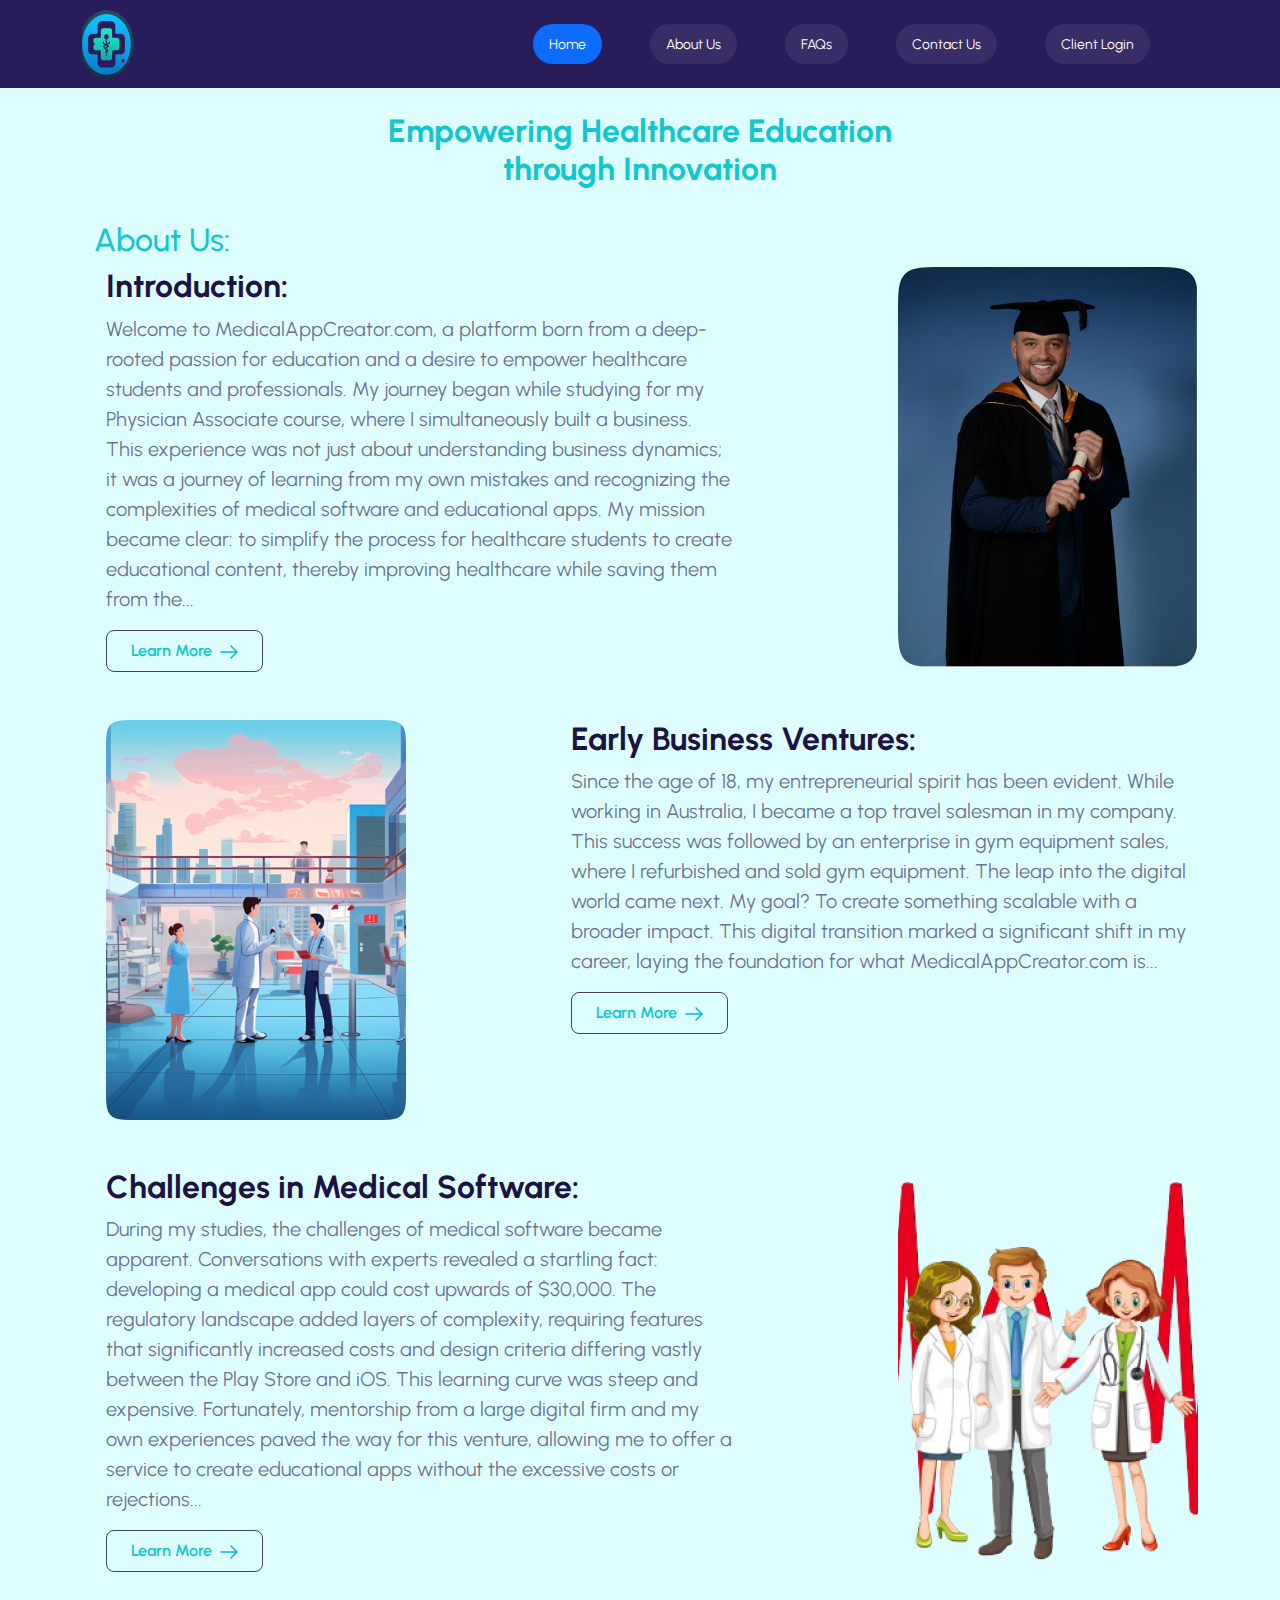
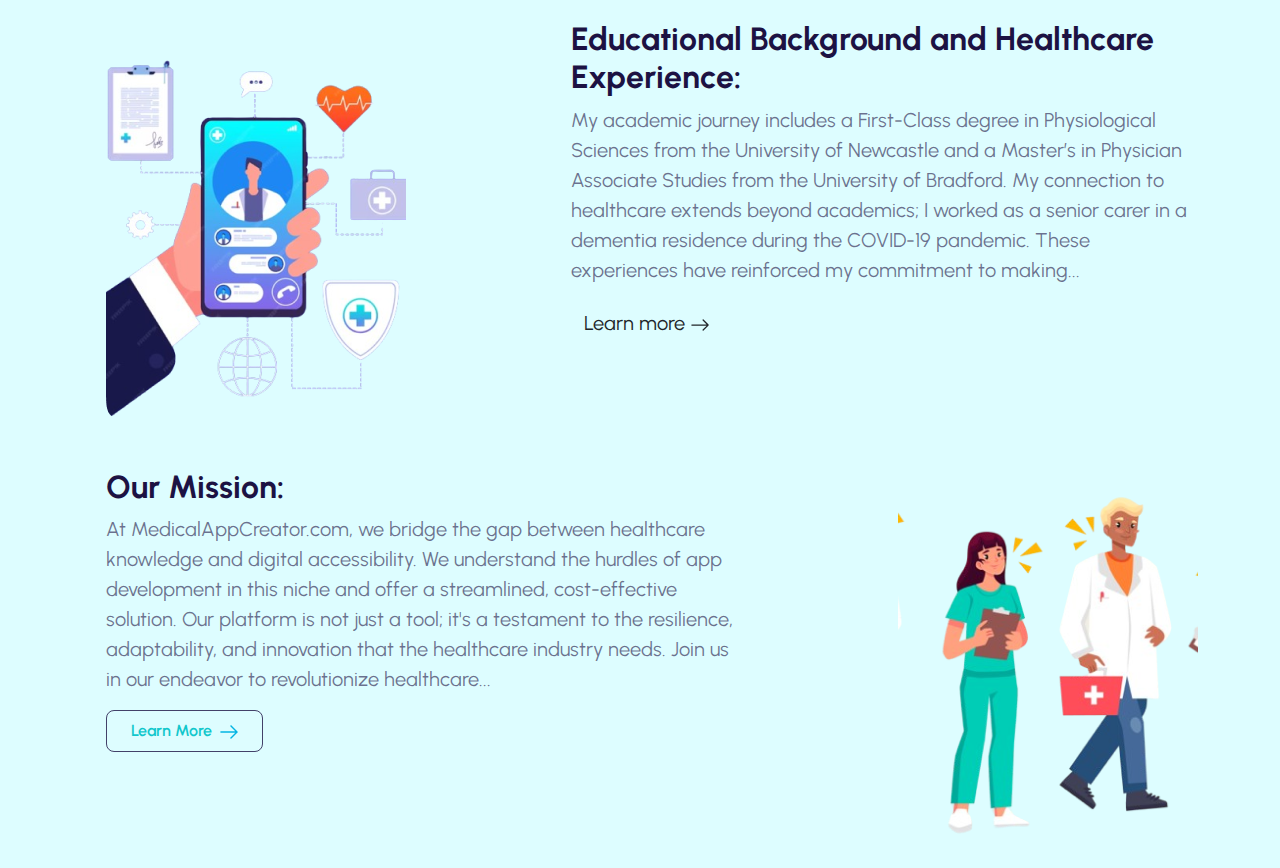
<file: HTML/about.html>
<!DOCTYPE html>
<html lang="en">
<head>
    <meta charset="UTF-8">
    <meta name="viewport" content="width=device-width, initial-scale=1.0">
    <title>About us</title>
    <link rel="stylesheet" href="../assets/CSS/about.css">
    <link rel="stylesheet" href="../assets/CSS/font.css">
    <link rel="stylesheet" href="../assets/CSS/responsiveNav.css">
    <link rel="stylesheet" href="../assets/Vendor/bootstrap/bootstrap-5.3.2-dist/css/bootstrap.min.css">
    <link rel="stylesheet" href="https://cdn.jsdelivr.net/npm/bootstrap-icons@1.8.3/font/bootstrap-icons.css">
</head>
<body class="app-bg">
    <!-- NAVABR -->
     <!-- Header -->
     <div class="header-bg">
        <nav class="container header d-flex justify-content-between align-items-center py-2">
            <div class="logo">
               <img src="../assets/Images/site-logo/logo.png" alt="" class="w-100">
            </div>
            <ul class="d-flex column-gap-5 mt-3" id="navbar">
                <li class="px-3 py-2 rounded-5 active"><a href="../index.html"  class="text-decoration-none">Home</a></li>
                <li class="px-3 py-2 rounded-5"><a href="./about.html"  class="text-decoration-none">About Us</a></li>
                <li class="px-3 py-2 rounded-5"><a href="./faq.html"  class="text-decoration-none">FAQs</a></li>
                <li class="px-3 py-2 rounded-5"><a href="./enquiry.html" class="text-decoration-none color">Contact Us</a></li>
                <li class="px-3 py-2 rounded-5"><a href="./login.html"  class="text-decoration-none">Client Login</a></li>
                <li class=""><a href="#" id="close" class="text-decoration-none"><i class="bi bi-x"></i></a></li>
             </ul>
            <!-- mobile hamburger menu -->
            <div class="mobile">
                <i id="bar" class="bi bi-list-ul"></i>
            </div>
         </nav>
       </div>

         <!-- Head -->
    <h1 class="text-center text-color p-4 fs-2 fw-bold">Empowering Healthcare Education <br> through Innovation</h1>

    <!-- Main -->
    
    <div class="container">
        <div class="container"><h2 class="text-color">About Us:</h2></div>

        <!-- Introduction -->
        <div class="d-flex flex-lg-row flex-column justify-content-between gap-3">
            <div class="left col-12 col-lg-7 ps-4">
                <h2 class="fw-bold text-color2">Introduction:</h2>
                <p class="fs-5 p-color">Welcome to MedicalAppCreator.com, a platform born from a deep-rooted passion for education and a desire to empower healthcare students and professionals. My journey began while studying for my Physician Associate course, where I simultaneously built a business. This experience was not just about understanding business dynamics; it was a journey of learning from my own mistakes and recognizing the complexities of medical software and educational apps. My mission became clear: to simplify the process for healthcare students to create educational content, thereby improving healthcare while saving them from the...                </p>
                <button class="button rounded-3 bg-transparent fw-semibold px-4 py-2">Learn More<img class="ps-2" src="../assets/Images/FAQs images/Icon.png" alt=""></button>
            </div>
            <div class="right ps-4">
                <img class="img-fluid" src="../assets/Images/about-images/Screenshot 2024-01-27 163129 2.png" alt="">
            </div>
        </div>

        <!-- Early Bussiness -->
        <div class="d-flex flex-lg-row flex-column justify-content-between gap-3 mt-5">
            <div class="left col-12 col-lg-7 ps-4 order-2">
                <h2 class="fw-bold text-color2">Early Business Ventures:</h2>
                <p class="fs-5 p-color">Since the age of 18, my entrepreneurial spirit has been evident. While working in Australia, I became a top travel salesman in my company. This success was followed by an enterprise in gym equipment sales, where I refurbished and sold gym equipment. The leap into the digital world came next. My goal? To create something scalable with a broader impact. This digital transition marked a significant shift in my career, laying the foundation for what MedicalAppCreator.com is...
                </p>
                <button class="button rounded-3 bg-transparent fw-semibold px-4 py-2">Learn More<img class="ps-2" src="../assets/Images/FAQs images/Icon.png" alt=""></button>
            </div>
            <div class="right order-1 ps-4">
                <img class="img-fluid" src="../assets/Images/about-images/Rectangle 9.png" alt="">
            </div>
        </div>
        
        <!-- challenges -->
        <div class="d-flex flex-lg-row flex-column justify-content-between gap-3 mt-5">
            <div class="left col-12 col-lg-7 ps-4">
                <h2 class="fw-bold text-color2">Challenges in Medical Software:</h2>
                <p class="fs-5 p-color">During my studies, the challenges of medical software became apparent. Conversations with experts revealed a startling fact: developing a medical app could cost upwards of $30,000. The regulatory landscape added layers of complexity, requiring features that significantly increased costs and design criteria differing vastly between the Play Store and iOS. This learning curve was steep and expensive. Fortunately, mentorship from a large digital firm and my own experiences paved the way for this venture, allowing me to offer a service to create educational apps without the excessive costs or rejections...
                </p>
                <button class="button rounded-3 bg-transparent fw-semibold px-4 py-2">Learn More<img class="ps-2" src="../assets/Images/FAQs images/Icon.png" alt=""></button>
            </div>
            <div class="right ps-4">
                <img class="img-fluid" src="../assets/Images/about-images/Rectangle 9.2.png" alt="">
            </div>
        </div>

        <!-- Educational Background -->
        <div class="d-flex flex-lg-row flex-column justify-content-between gap-3 mt-5">
            <div class="left col-12 col-lg-7 ps-4 order-2">
                <h2 class="fw-bold text-color2">Educational Background and Healthcare Experience:</h2>
                <p class="fs-5 p-color">My academic journey includes a First-Class degree in Physiological Sciences from the University of Newcastle and a Master’s in Physician Associate Studies from the University of Bradford. My connection to healthcare extends beyond academics; I worked as a senior carer in a dementia residence during the COVID-19 pandemic. These experiences have reinforced my commitment to making...
                </p>
                <button class="btn fs-5 text-color">Learn more <svg xmlns="http://www.w3.org/2000/svg" width="20" height="30" fill="currentColor" class="bi bi-arrow-right" viewBox="0 0 16 16">
                    <path fill-rule="evenodd" d="M1 8a.5.5 0 0 1 .5-.5h11.793l-3.147-3.146a.5.5 0 0 1 .708-.708l4 4a.5.5 0 0 1 0 .708l-4 4a.5.5 0 0 1-.708-.708L13.293 8.5H1.5A.5.5 0 0 1 1 8"/>
                  </svg></button>
            </div>
            <div class="right order-1 ps-4">
                <img class="img-fluid" src="../assets/Images/about-images/Rectangle 9.3.png" alt="">
            </div>
        </div>

        <!-- Mission -->
        <div class="d-flex flex-lg-row flex-column justify-content-between gap-3 mt-5">
            <div class="left col-12 col-lg-7 ps-4">
                <h2 class="fw-bold text-color2">Our Mission:</h2>
                <p class="fs-5 p-color">At MedicalAppCreator.com, we bridge the gap between healthcare knowledge and digital accessibility. We understand the hurdles of app development in this niche and offer a streamlined, cost-effective solution. Our platform is not just a tool; it's a testament to the resilience, adaptability, and innovation that the healthcare industry needs. Join us in our endeavor to revolutionize healthcare...
                </p>
                <button class="button rounded-3 bg-transparent fw-semibold px-4 py-2">Learn More<img class="ps-2" src="../assets/Images/FAQs images/Icon.png" alt=""></button>
            </div>
            <div class="right ps-4">
                <img class="img-fluid" src="../assets/Images/about-images/Rectangle 9.4.png" alt="">
            </div>
        </div>
    </div>
    
    <script src="../assets/SCRIPTS/navigation.js"></script>
    
</body>
</html>
</file>
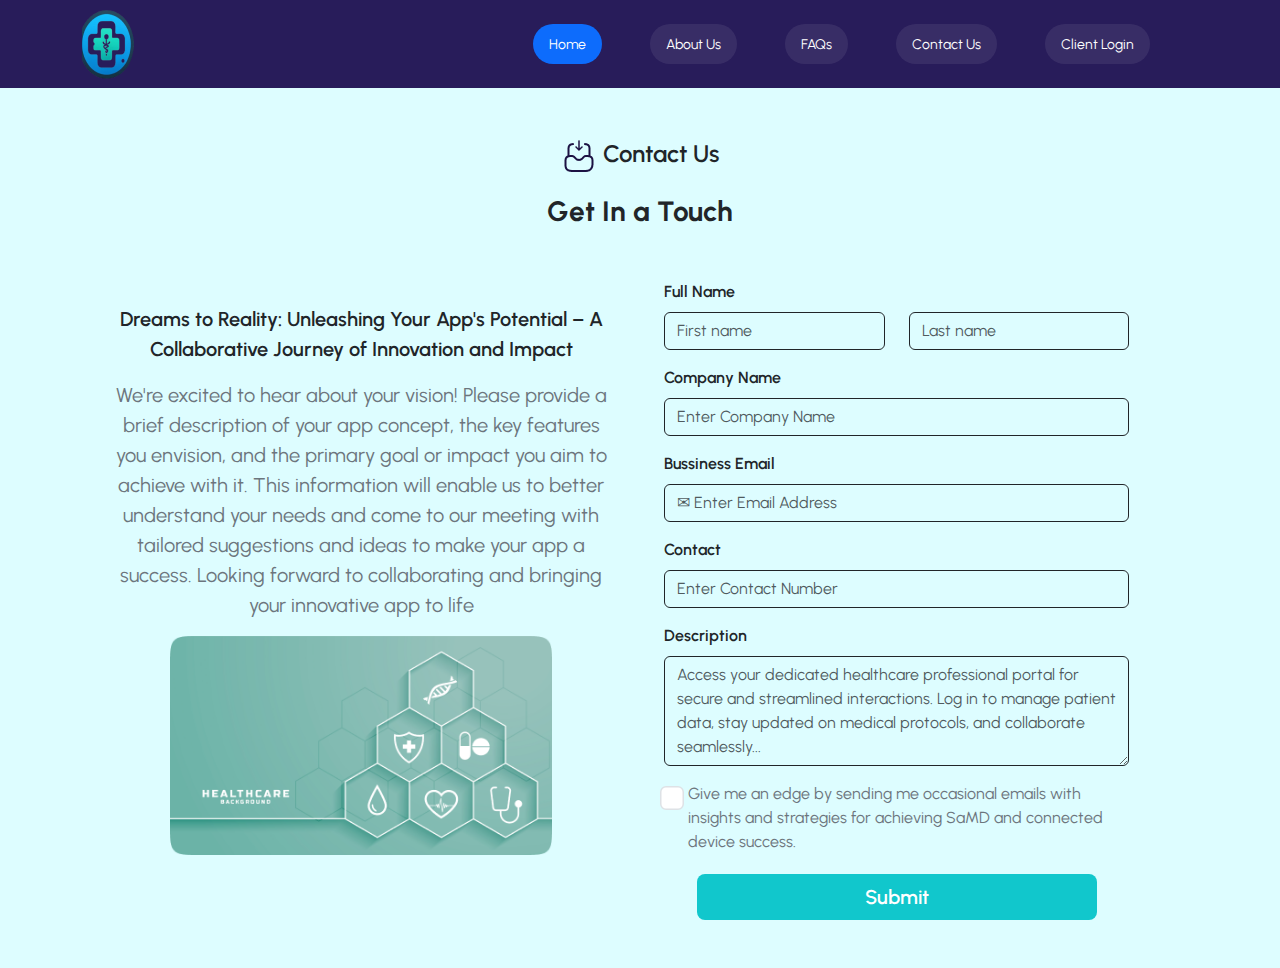
<file: HTML/enquiry.html>
<!DOCTYPE html>
<html lang="en">
<head>
    <meta charset="UTF-8">
    <meta name="viewport" content="width=device-width, initial-scale=1.0">
    <title>Document</title>
    <link rel="stylesheet" href="../assets/CSS/contact-us.css">
    <link rel="stylesheet" href="../assets/CSS/font.css">
    <link rel="stylesheet" href="../assets/CSS/responsiveNav.css">
    <link rel="stylesheet" href="../assets/Vendor/bootstrap/bootstrap-5.3.2-dist/css/bootstrap.min.css">
    <link rel="stylesheet" href="https://cdn.jsdelivr.net/npm/bootstrap-icons@1.8.3/font/bootstrap-icons.css">
    <link rel="stylesheet" href="https://cdnjs.cloudflare.com/ajax/libs/font-awesome/6.5.1/css/all.min.css">
</head>

<body class="app-bg">

    <!-- Header -->
    <div class="header-bg">
        <nav class="container header d-flex justify-content-between align-items-center py-2">
            <div class="logo">
               <img src="../assets/Images/site-logo/logo.png" alt="" class="w-100">
            </div>
            <ul class="d-flex column-gap-5 mt-3" id="navbar">
              <li class="px-3 py-2 rounded-5 active"><a href="../index.html"  class="text-decoration-none">Home</a></li>
              <li class="px-3 py-2 rounded-5"><a href="./about.html"  class="text-decoration-none">About Us</a></li>
              <li class="px-3 py-2 rounded-5"><a href="./faq.html"  class="text-decoration-none">FAQs</a></li>
              <li class="px-3 py-2 rounded-5"><a href="./enquiry.html" class="text-decoration-none color">Contact Us</a></li>
              <li class="px-3 py-2 rounded-5"><a href="./login.html"  class="text-decoration-none">Client Login</a></li>
              <li class=""><a href="#" id="close" class="text-decoration-none"><i class="bi bi-x"></i></a></li>
           </ul>
            <!-- mobile hamburger menu -->
            <div class="mobile">
                <i id="bar" class="bi bi-list-ul"></i>
            </div>
         </nav>
       </div>

    <div class="container mt-5">
        <p class="text-center fw-semibold fs-4"><img src="../assets/Images/contact-us images/directbox-receive.png" alt=""> Contact Us</p>
        <p class="text-center fw-bold fs-3">Get In a Touch</p>
    </div>

    <section class="mt-5 container d-flex gap-4 flex-wrap">
        <div class="d-flex flex-column align-items-center p-4 col-12 col-lg-6">
            <p class="fw-semibold fs-5 text-center">Dreams to Reality: Unleashing Your App's Potential – A Collaborative Journey of Innovation and Impact</p>
            <p class="fs-5 text-center text-secondary">We're excited to hear about your vision! Please provide a brief description of your app concept, the key features you envision, and the primary goal or impact you aim to achieve with it. This information will enable us to better understand your needs and come to our meeting with tailored suggestions and ideas to make your app a success. Looking forward to collaborating and bringing your innovative app to life</p>
            <img src="../assets/Images/contact-us images/Rectangle 10.png" alt="" class="w-75">
        </div>
        <div class="col-12 col-lg-5">
            <form action="">

                <div class="row mb-3">
                    <label for="" class="fw-semibold">Full Name</label>
                    <div class="col mt-2">
                      <input type="text" class="form-control bg-transparent border-dark" placeholder="First name" aria-label="First name">
                    </div>
                    <div class="col mt-2">
                      <input type="text" class="form-control bg-transparent border-dark" placeholder="Last name" aria-label="Last name">
                    </div>
                  </div>

                  <div class="mb-3">
                    <label for="formGroupExampleInput" class="form-label fw-semibold">Company Name</label>
                    <input type="text" class="form-control bg-transparent border-dark" id="formGroupExampleInput" placeholder="Enter Company Name">
                  </div>

                  <div class="mb-3">
                    <label for="inputEmail3" class="form-label fw-semibold">Bussiness Email</label>
                    <div>
                      <input type="email" class="form-control bg-transparent border-dark email-icon" id="inputEmail3" placeholder="&#x2709; Enter Email Address">
                    </div>
                  </div>

                  <div class="mb-3">
                    <label for="inputEmail3" class="form-label fw-semibold">Contact</label>
                    <div>
                      <input type="text" class="form-control bg-transparent border-dark phone-icon" id="inputEmail3" placeholder="Enter Contact Number">
                    </div>
                  </div>

                  <div class="mb-3">
                    <label for="exampleFormControlTextarea1" class="form-label fw-semibold">Description</label>
                    <textarea class="form-control bg-transparent border-dark overflow-hidden" id="exampleFormControlTextarea1" placeholder="Access your dedicated healthcare professional portal for secure and streamlined interactions. Log in to manage patient data, stay updated on medical protocols, and collaborate seamlessly..." rows="4"></textarea>
                  </div>

                  <div class="form-check form-check-inline mb-3">
                    <input type="checkbox" class="form-check-input mt-2 custom-checkbox primary-inner-text-color" id="agreeCheckbox">
                    <label class="form-check-label text-secondary" for="inlineCheckbox1">Give me an edge by sending me occasional emails with insights and strategies for achieving SaMD and connected device success.
                    </label>
                  </div>

                  <div class="d-flex justify-content-center mt-1">
                    <button type="submit" class="btn1 fw-semibold fs-5 rounded-3 py-2 mb-5">Submit</button>
                  </div>

            </form>
        </div>
        
    </section>
    <script src="../assets/SCRIPTS/navigation.js"></script>
</body>
</html>
</file>
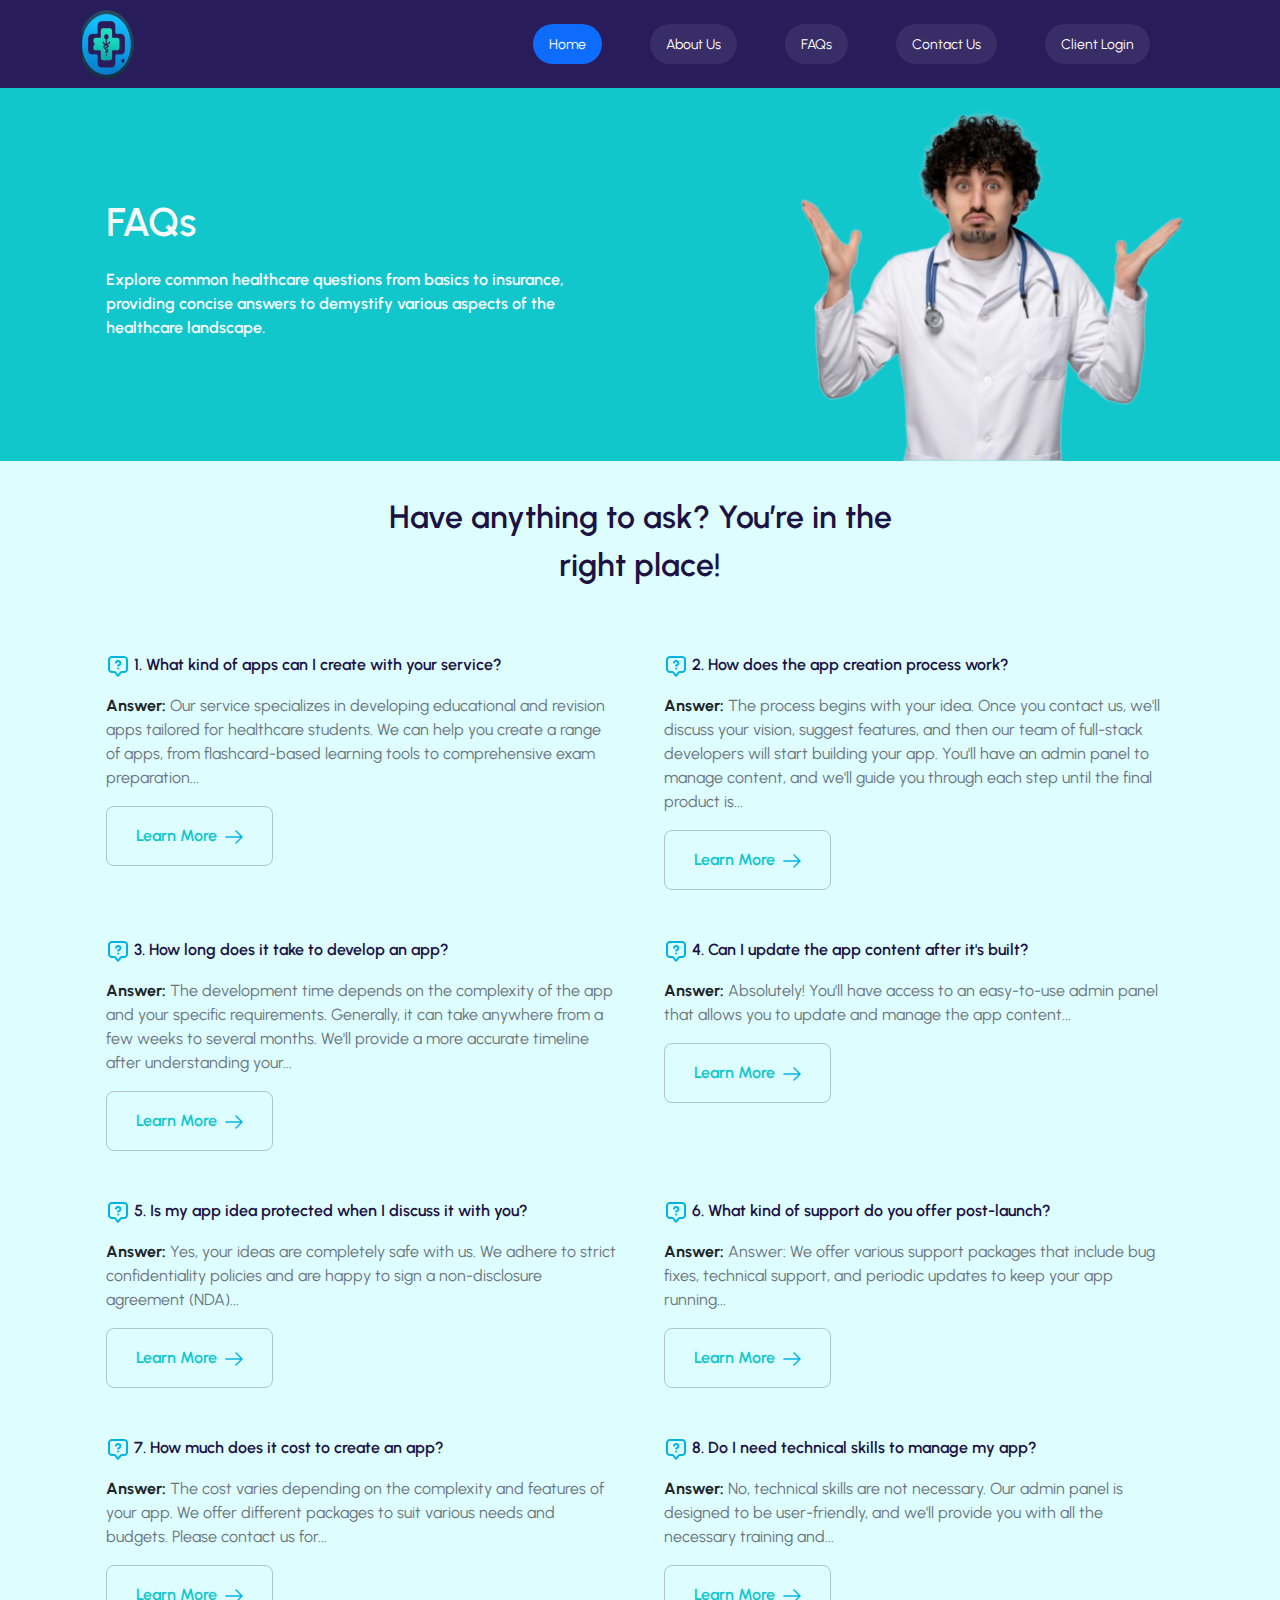
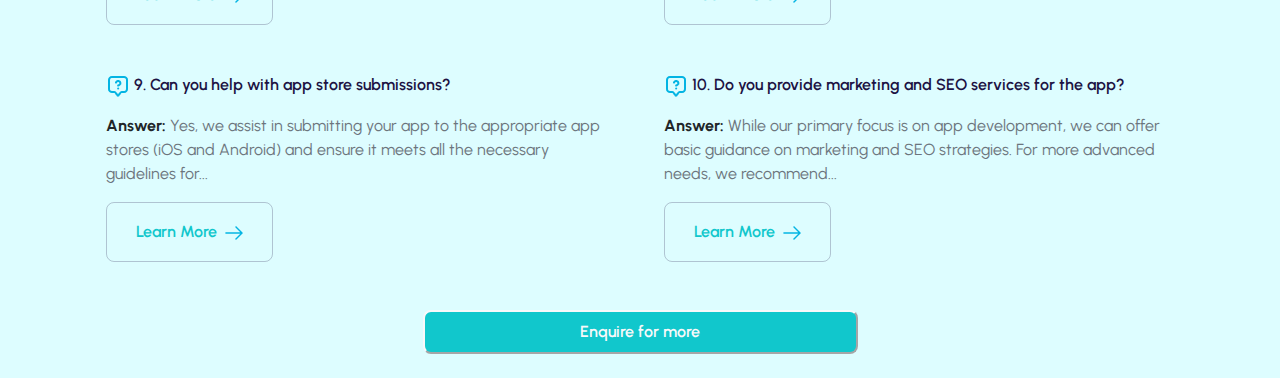
<file: HTML/faq.html>
<!DOCTYPE html>
<html lang="en">
<head>
    <meta charset="UTF-8">
    <meta name="viewport" content="width=device-width, initial-scale=1.0">
    <title>Document</title>
    <link rel="stylesheet" href="../assets/Vendor/bootstrap/bootstrap-5.3.2-dist/css/bootstrap.min.css">
    <link rel="stylesheet" href="../assets/CSS/faq.css">
    <link rel="stylesheet" href="../assets/CSS/font.css">
    <link rel="stylesheet" href="../assets/CSS/responsiveNav.css">
    <link rel="stylesheet" href="https://cdn.jsdelivr.net/npm/bootstrap-icons@1.8.3/font/bootstrap-icons.css">
</head>
<body class="app-bg">
     <!-- Header -->
     <div class="header-bg">
        <nav class="container header d-flex justify-content-between align-items-center py-2">
            <div class="logo">
               <img src="../assets/Images/site-logo/logo.png" alt="" class="w-100">
            </div>
            <ul class="d-flex column-gap-5 mt-3" id="navbar">
                <li class="px-3 py-2 rounded-5 active"><a href="../index.html"  class="text-decoration-none">Home</a></li>
                <li class="px-3 py-2 rounded-5"><a href="./about.html"  class="text-decoration-none">About Us</a></li>
                <li class="px-3 py-2 rounded-5"><a href="./faq.html"  class="text-decoration-none">FAQs</a></li>
                <li class="px-3 py-2 rounded-5"><a href="./enquiry.html" class="text-decoration-none color">Contact Us</a></li>
                <li class="px-3 py-2 rounded-5"><a href="./login.html"  class="text-decoration-none">Client Login</a></li>
                <li class=""><a href="#" id="close" class="text-decoration-none"><i class="bi bi-x"></i></a></li>
             </ul>
            <!-- mobile hamburger menu -->
            <div class="mobile">
                <i id="bar" class="bi bi-list-ul"></i>
            </div>
         </nav>
       </div>
    <section class="bg">
        <div class="text-light container d-flex justify-content-between flex-column flex-lg-row">
            <div class="d-flex flex-column justify-content-center col-12 col-lg-6 p-4">
                <p class="fw-semibold fs-1">FAQs</p>
                <p class="fw-semibold">Explore common healthcare questions from basics to insurance, providing concise answers to demystify various aspects of the healthcare landscape.</p>
            </div>
            <div class="col-12 col-lg-6 d-flex justify-content-lg-end justify-content-center">
                <img src="../assets/Images/FAQs images/13018397_cuteanimated-157 1.png" alt="" class="w-75">
            </div>
        </div>
    </section>

    <div class="container p-4 mt-2 d-flex justify-content-center ">
        <p class="fs-2 fw-semibold text-center w-50 text-color">Have anything to ask? You’re in the right place!</p>
    </div>

    <section class="container">
        <!-- 1 -->
        <div class="d-flex justify-content-between flex-column flex-lg-row">
            <div class="col-md-6 col-sm-12 p-4">
                <p class="fw-semibold text-color fs-6"><img src="../assets/Images/FAQs images/annotation-question.png" alt="">  1. What kind of apps can I create with your service?</p>
                <p class="text-secondary"><span class="text-dark fw-bold">Answer:</span> Our service specializes in developing educational and revision apps tailored for healthcare students. We can help you create a range of apps, from flashcard-based learning tools to comprehensive exam preparation...
                </p>
                <button class="button rounded-3 bg-transparent fw-semibold">Learn More<img class="ps-2" src="../assets/Images/FAQs images/Icon.png" alt=""></button>
            </div>
            <div class="col-md-6 col-sm-12 p-4">
                <p class="fw-semibold text-color fs-6"><img src="../assets/Images/FAQs images/annotation-question.png" alt="">  2. How does the app creation process work?</p>
                <p class="text-secondary"><span class="text-dark fw-bold">Answer:</span> The process begins with your idea. Once you contact us, we'll discuss your vision, suggest features, and then our team of full-stack developers will start building your app. You'll have an admin panel to manage content, and we'll guide you through each step until the final product is...


                </p>
                <button class="button rounded-3 bg-transparent fw-semibold">Learn More<img class="ps-2" src="../assets/Images/FAQs images/Icon.png" alt=""></button>
            </div>
        </div>

        <!-- 2 -->
        <div class="d-flex justify-content-between flex-column flex-lg-row">
            <div class="col-md-6 col-sm-12 p-4">
                <p class="fw-semibold text-color fs-6"><img src="../assets/Images/FAQs images/annotation-question.png" alt="">  3. How long does it take to develop an app?</p>
                <p class="text-secondary"><span class="text-dark fw-bold">Answer:</span> The development time depends on the complexity of the app and your specific requirements. Generally, it can take anywhere from a few weeks to several months. We'll provide a more accurate timeline after understanding your...

                </p>
                <button class="button rounded-3 bg-transparent fw-semibold">Learn More<img class="ps-2" src="../assets/Images/FAQs images/Icon.png" alt=""></button>
            </div>
            <div class="col-md-6 col-sm-12 p-4">
                <p class="fw-semibold text-color fs-6"><img src="../assets/Images/FAQs images/annotation-question.png" alt="">  4. Can I update the app content after it's built?</p>
                <p class="text-secondary"><span class="text-dark fw-bold">Answer:</span> Absolutely! You'll have access to an easy-to-use admin panel that allows you to update and manage the app content...

                </p>
                <button class="button rounded-3 bg-transparent fw-semibold">Learn More<img class="ps-2" src="../assets/Images/FAQs images/Icon.png" alt=""></button>
            </div>
        </div>

        <!-- 3 -->
        <div class="d-flex justify-content-between flex-column flex-lg-row">
            <div class="col-md-6 col-sm-12 p-4">
                <p class="fw-semibold text-color fs-6"><img src="../assets/Images/FAQs images/annotation-question.png" alt="">  5. Is my app idea protected when I discuss it with you?</p>
                <p class="text-secondary"><span class="text-dark fw-bold">Answer:</span> Yes, your ideas are completely safe with us. We adhere to strict confidentiality policies and are happy to sign a non-disclosure agreement (NDA)...


                </p>
                <button class="button rounded-3 bg-transparent fw-semibold">Learn More<img class="ps-2" src="../assets/Images/FAQs images/Icon.png" alt=""></button>
            </div>
            <div class="col-md-6 col-sm-12 p-4">
                <p class="fw-semibold text-color fs-6"><img src="../assets/Images/FAQs images/annotation-question.png" alt="">  6. What kind of support do you offer post-launch?</p>
                <p class="text-secondary"><span class="text-dark fw-bold">Answer:</span> Answer: We offer various support packages that include bug fixes, technical support, and periodic updates to keep your app running...
                </p>
                <button class="button rounded-3 bg-transparent fw-semibold">Learn More<img class="ps-2" src="../assets/Images/FAQs images/Icon.png" alt=""></button>
            </div>
        </div>

        <!-- 4 -->
        <div class="d-flex justify-content-between flex-column flex-lg-row">
            <div class="col-md-6 col-sm-12 p-4">
                <p class="fw-semibold text-color fs-6"><img src="../assets/Images/FAQs images/annotation-question.png" alt="">  7. How much does it cost to create an app?</p>
                <p class="text-secondary"><span class="text-dark fw-bold">Answer:</span> The cost varies depending on the complexity and features of your app. We offer different packages to suit various needs and budgets. Please contact us for...
                </p>
                <button class="button rounded-3 bg-transparent fw-semibold">Learn More<img class="ps-2" src="../assets/Images/FAQs images/Icon.png" alt=""></button>
            </div>
            <div class="col-md-6 col-sm-12 p-4">
                <p class="fw-semibold text-color fs-6"><img src="../assets/Images/FAQs images/annotation-question.png" alt="">  8. Do I need technical skills to manage my app?</p>
                <p class="text-secondary"><span class="text-dark fw-bold">Answer:</span> No, technical skills are not necessary. Our admin panel is designed to be user-friendly, and we'll provide you with all the necessary training and...

                </p>
                <button class="button rounded-3 bg-transparent fw-semibold">Learn More<img class="ps-2" src="../assets/Images/FAQs images/Icon.png" alt=""></button>
            </div>
        </div>

        <!-- 5 -->
        <div class="d-flex justify-content-between flex-column flex-lg-row">
            <div class="col-sm-12 col-md-6 p-4">
                <p class="fw-semibold text-color fs-6"><img src="../assets/Images/FAQs images/annotation-question.png" alt="">  9. Can you help with app store submissions?</p>
                <p class="text-secondary"><span class="text-dark fw-bold">Answer:</span> Yes, we assist in submitting your app to the appropriate app stores (iOS and Android) and ensure it meets all the necessary guidelines for...
                </p>
                <button class="button rounded-3 bg-transparent fw-semibold">Learn More<img class="ps-2" src="../assets/Images/FAQs images/Icon.png" alt=""></button>
            </div>
            <div class="col-md-6 col-sm-12 p-4">
                <p class="fw-semibold text-color fs-6"><img src="../assets/Images/FAQs images/annotation-question.png" alt="">  10. Do you provide marketing and SEO services for the app?</p>
                <p class="text-secondary"><span class="text-dark fw-bold">Answer:</span> While our primary focus is on app development, we can offer basic guidance on marketing and SEO strategies. For more advanced needs, we recommend...
                </p>
                <button class="button rounded-3 bg-transparent fw-semibold">Learn More<img class="ps-2" src="../assets/Images/FAQs images/Icon.png" alt=""></button>
            </div>
        </div>

        <div class="d-flex justify-content-center my-4">
            <button class="width1 bg py-2 rounded-3 text-light fw-semibold border-light">Enquire for more</button>
        </div>
    </section>
    <script src="../assets/SCRIPTS/navigation.js"></script>
</body>
</html>
</file>
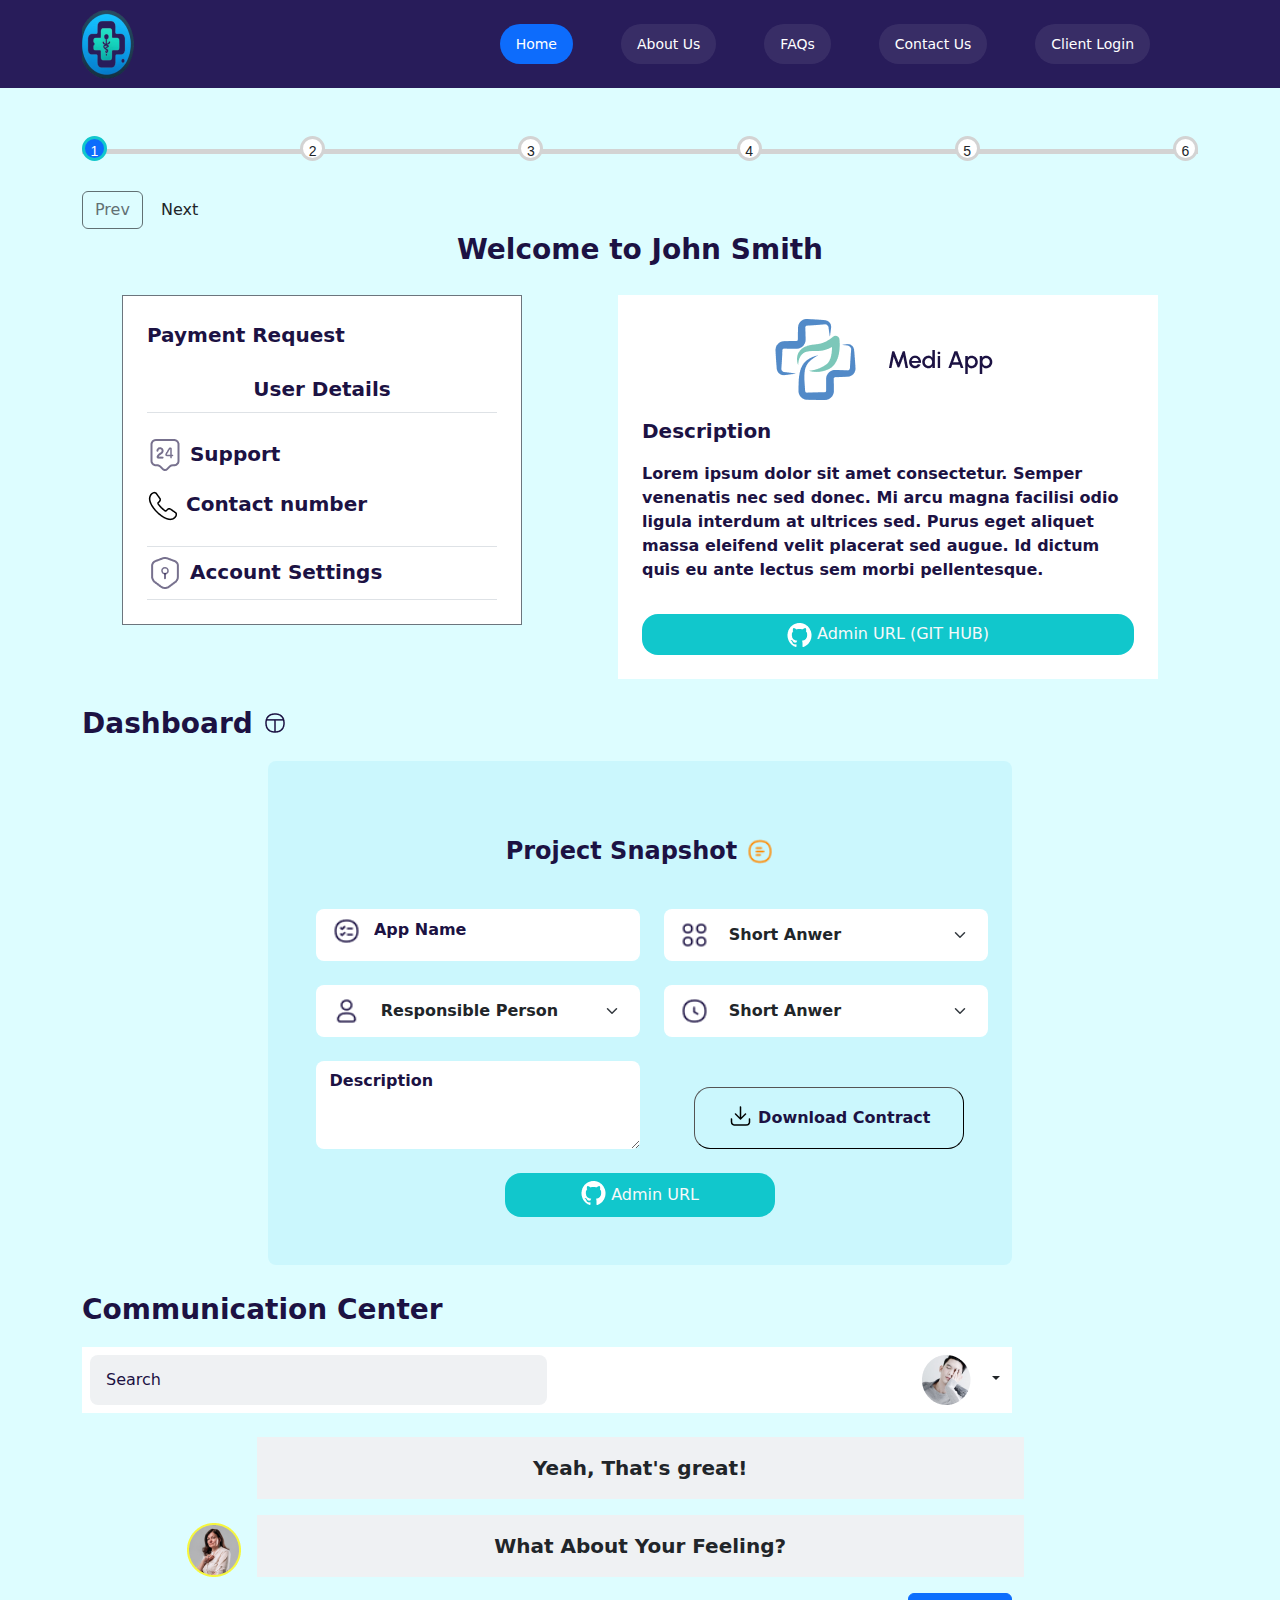
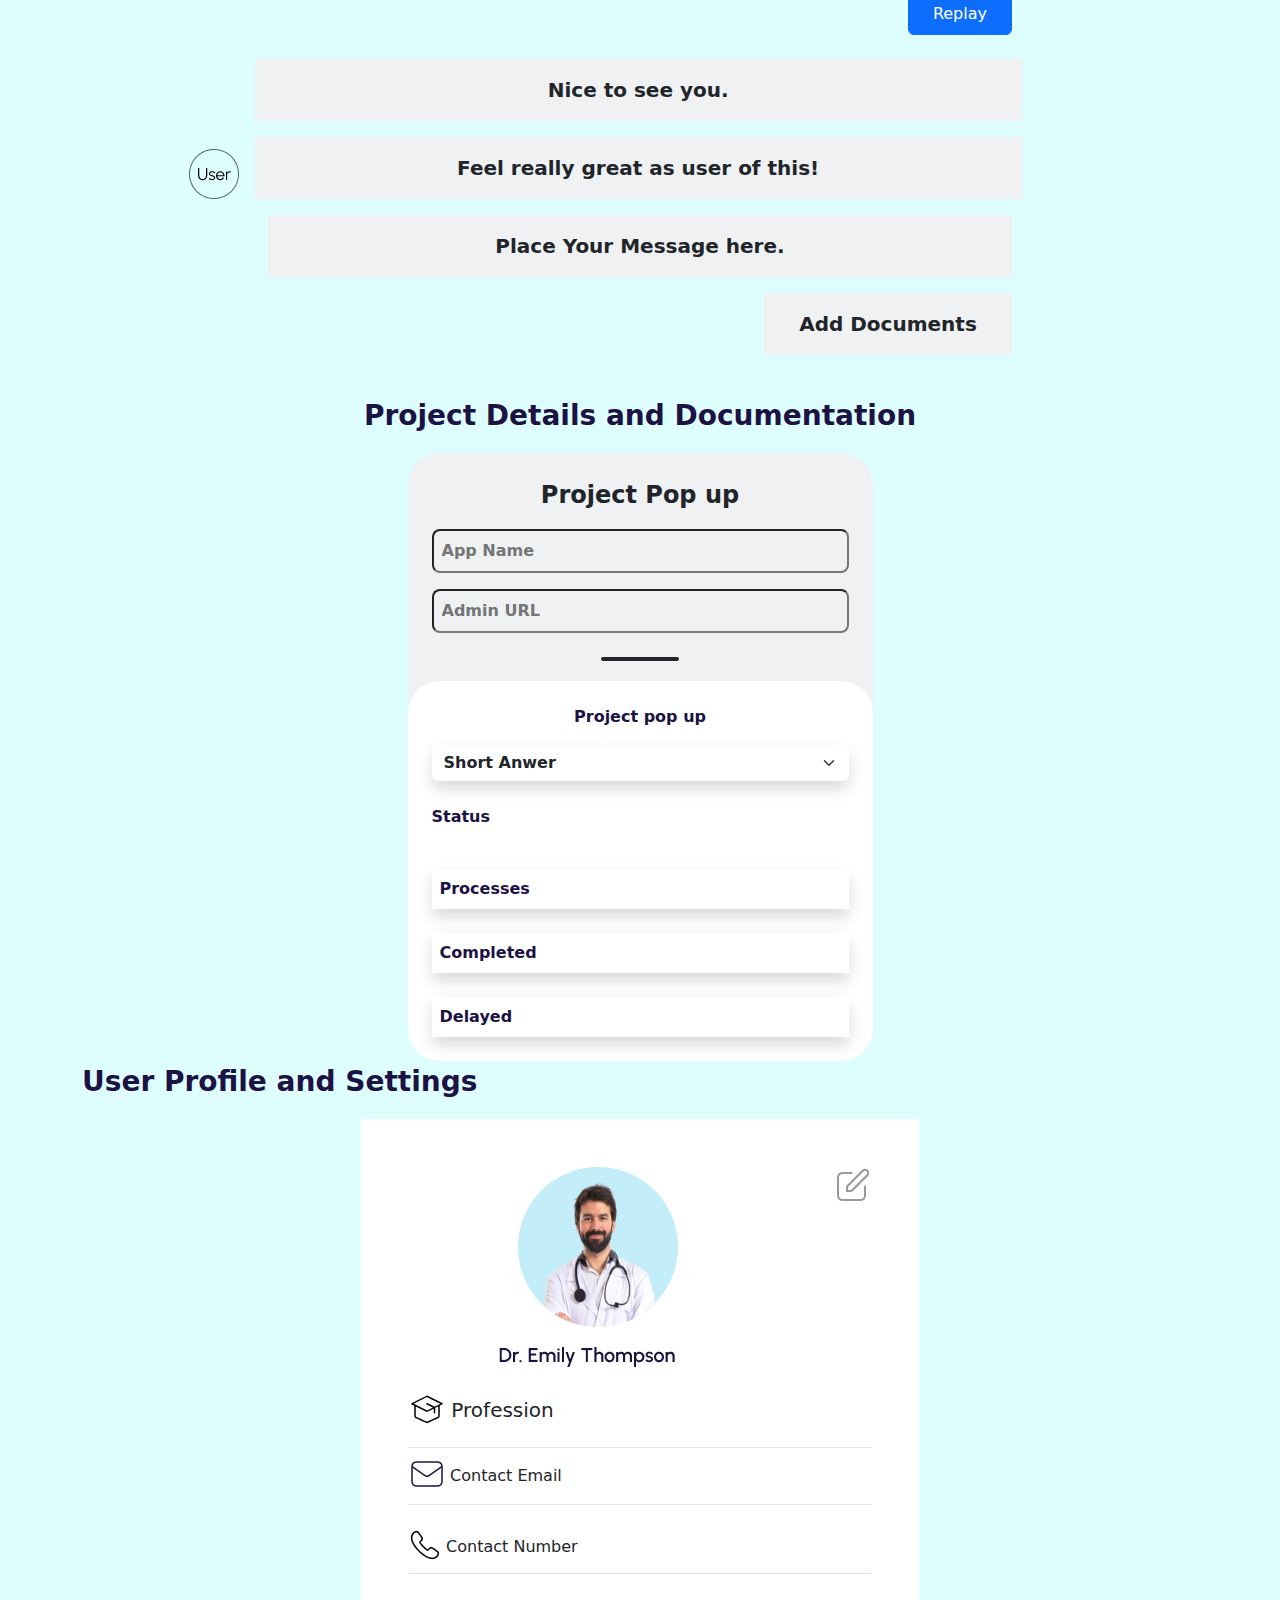
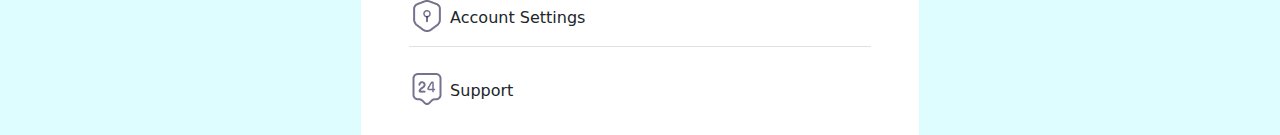
<file: HTML/login.html>
<!DOCTYPE html>
<html lang="en">
<head>
    <meta charset="UTF-8">
    <meta name="viewport" content="width=device-width, initial-scale=1.0">
    <title>Client Landing Page</title>
    <link rel="stylesheet" href="../assets/CSS/login landing page.css">
    <link href="https://cdn.jsdelivr.net/npm/bootstrap@5.3.3/dist/css/bootstrap.min.css" rel="stylesheet" integrity="sha384-QWTKZyjpPEjISv5WaRU9OFeRpok6YctnYmDr5pNlyT2bRjXh0JMhjY6hW+ALEwIH" crossorigin="anonymous">
    <link href="https://cdnjs.cloudflare.com/ajax/libs/font-awesome/5.15.4/css/all.min.css" rel="stylesheet">
    <link rel="stylesheet" href="../assets/CSS/responsiveNav.css">

</head>
<body class="cyan">
    
    <!-- header -->
    <div class="header-bg">
        <nav class="container header d-flex justify-content-between align-items-center py-2">
            <div class="logo">
               <img src="../assets/Images/site-logo/logo.png" alt="" class="w-100">
            </div>
            <ul class="d-flex column-gap-5 mt-3" id="navbar">
                <li class="px-3 py-2 rounded-5 active"><a href="../index.html"  class="text-decoration-none">Home</a></li>
                <li class="px-3 py-2 rounded-5"><a href="./about.html"  class="text-decoration-none">About Us</a></li>
                <li class="px-3 py-2 rounded-5"><a href="./faq.html"  class="text-decoration-none">FAQs</a></li>
                <li class="px-3 py-2 rounded-5"><a href="./enquiry.html" class="text-decoration-none color">Contact Us</a></li>
                <li class="px-3 py-2 rounded-5"><a href="./login.html"  class="text-decoration-none">Client Login</a></li>
                <li class=""><a href="#" id="close" class="text-decoration-none"><i class="bi bi-x"></i></a></li>
             </ul>
            <!-- mobile hamburger menu -->
            <div class="mobile">
                <i id="bar" class="bi bi-list-ul"></i>
            </div>
         </nav>
       </div>

    <!-- progress bar -->
    <div class="container mt-5">
        <div id="progress">
            <div id="progress-bar"></div>
            <ul id="progress-num">
              <li class="step active">1</li>
              <li class="step">2</li>
              <li class="step">3</li>
              <li class="step">4</li>
              <li class="step">5</li>
              <li class="step">6</li>
            </ul>
        </div>
        <button id="progress-prev" class="btn" disabled>Prev</button>
        <button id="progress-next" class="btn">Next</button>
    </div>
    
    <div>
        <p class="text-center fs-3 fw-bold p-color">Welcome to John Smith</p>
    </div>
    <section class="container mt-4">

        <div class="d-flex gap-5 justify-content-center flex-wrap">
            <div class="border border-secondary bg-white py-4 px-4 width1 height">
                <p class="p-color fs-5 fw-semibold">Payment Request</p>
                <p class="text-center p-color py-1 border-bottom fs-5 fw-semibold py-2">User Details</p>
                <label class="p-color fs-5 fw-semibold py-2 w-100"><img src="../assets/Images/Login Landing Page images/24-support.png" alt=""> Support</label>
                <label class="p-color fs-5 fw-semibold py-2 w-100 mb-3">
                    <img src="../assets/Images/Login Landing Page images/call.png" alt=""> Contact number
                </label>
                <label class="p-color fs-5 fw-semibold border-top border-bottom py-2 w-100"><img src="../assets/Images/Login Landing Page images/shield-security.png" alt=""> Account Settings</label>
            </div>
    
            <div class="bg-white py-4 px-4 width2 ms-md-5">
                <div class="d-flex justify-content-center">
                    <img src="../assets/Images/Login Landing Page images/Frame 2483.png" alt="">
                </div>
                 <div>
                    <p class="p-color fw-bold pt-3 fs-5">Description</p>
                    <p class="p-color fw-semibold pb-3">Lorem ipsum dolor sit amet consectetur. Semper venenatis nec sed donec. Mi arcu magna facilisi odio ligula interdum at ultrices sed. Purus eget aliquet massa eleifend velit placerat sed augue. Id dictum quis eu ante lectus sem morbi pellentesque.</p>
                 </div>
                 <button class="w-100 project-snapshot rounded-4 text-light py-2 border-0">
                    <img src="../assets/Images/Login Landing Page images/Vector.png" alt=""> Admin URL (GIT HUB)
                 </button>
            </div>      
        </div>
        
        <div class="mt-4">
            <p class="fs-3 fw-semibold p-color">Dashboard <img class="pb-1" src="../assets/Images/Login Landing Page images/dashboard.png" alt=""></p>
        </div>

            <!-- Dashboard -->
        <div class="d-flex flex-column align-items-center gap-4 project-snapshot-bg mx-auto col-md-8 p-5 rounded-3">
            <p class="p-color fw-bold text-center fs-4 p-4 pb-0">Project Snapshot <img class="img-size" src="../assets/Images/Login Landing Page images/Description.png" alt=""></p>
           
            <div class="d-flex justify-content-between flex-column flex-md-row w-100 gap-4">

                <div class="col-12 col-md-6 bg-white rounded-3 p-2">
                    <img class="ms-2 img-size" src="../assets/Images/Login Landing Page images/Task.png" alt=""> 
                    <input class="p-color ms-2 fw-semibold custom-placeholder bg-transparent border-0" type="text" placeholder="App Name">
                </div>

                <div class="col-12 col-md-6 bg-white rounded-3 d-flex justify-content-between p-2">
                    
                        <img class="ms-2 img-size mt-1" src="../assets/Images/Login Landing Page images/Project.png" alt=""> 
                        <select class="ms-2 w-100 form-select fw-semibold p-color border-0" aria-label="Default select example">
                            <option selected>Short Anwer</option>
                            <option value="1">One</option>
                            <option value="2">Two</option>
                            <option value="3">Three</option>
                        </select>
                    
                </div>
            </div>

            <div class="d-flex justify-content-between flex-column flex-md-row w-100 gap-4">
                <div class="col-12 col-md-6 bg-white rounded-3 d-flex justify-content-between p-2">
                    
                        <img class="ms-2 img-size mt-1" src="../assets/Images/Login Landing Page images/user.png" alt=""> 
                        <select class="ms-2 w-100 form-select fw-semibold p-color border-0" aria-label="Default select example">
                            <option selected>Responsible Person</option>
                            <option value="1">One</option>
                            <option value="2">Two</option>
                            <option value="3">Three</option>
                        </select>                  
                    
                    
                </div>

                <div class="col-12 col-md-6 bg-white rounded-3 d-flex justify-content-between p-2">
                    
                        <img class="ms-2 mt-1 img-size " src="../assets/Images/Login Landing Page images/date and time.png" alt=""> 
                        
                        <select class="ms-2 w-100 form-select fw-semibold p-color border-0" aria-label="Default select example">
                            <option selected>Short Anwer</option>
                            <option value="1">One</option>
                            <option value="2">Two</option>
                            <option value="3">Three</option>
                        </select>
                    
                    
                </div>
            </div>

            <div class="d-flex justify-content-between align-items-end flex-wrap gap-4 w-100">
                <textarea class="col-12 col-md-6 border-0 custom-placeholder  fw-semibold p-2 rounded-3 p-color " name="" id="" rows="3"> Description</textarea>
                <button class="col-md-5 height border-1 bg-transparent fw-semibold px-2 py-3 rounded-4 p-color "><img class=" pb-1" src="../assets/Images/Login Landing Page images/download-01.png" alt=""> Download Contract</button>
            </div>

            <div class="w-100 d-flex justify-content-center">
                <button class="col-10 col-md-5 mx-auto project-snapshot rounded-4 text-light py-2 border-0">
                    <img class="pb-1" src="../assets/Images/Login Landing Page images/Vector.png" alt=""> Admin URL
                 </button>
            </div>
        </div>

        
    </section>

    <section class="container mt-4">
        <p class="fs-3 fw-semibold p-color">Communication Center</p>

        <div class="d-flex justify-content-between bg-white p-2 col-12 col-md-10">
            <input class="custom-placeholder search-bg rounded-3 col-8 col-md-6 py-1 px-3 border-0" type="text" placeholder="Search">
            <div>
                <img src="../assets/Images/Login Landing Page images/Ellipse 3.png" alt="">
                <div class="btn-group" role="group">
                    <button type="button" class="btn border-0 bg-transparent dropdown-toggle p-color ms-2 p-1 fw-semibold" data-bs-toggle="dropdown" aria-expanded="false">
                    </button>
                    <ul class="dropdown-menu">
                      <li><a class="dropdown-item" href="#"><img src="../assets/Images/Login Landing Page images/Ellipse 3.png" alt=""></a></li>
                      <li><a class="dropdown-item" href="#"><img src="../assets/Images/Login Landing Page images/Ellipse 3.png" alt=""></a></li>
                    </ul>
                </div>
            </div>
        </div>

        <div class="d-flex justify-content-center height gap-3 w-100 mt-4">
            <div class=" align-self-end pb-3">
                <img src="../assets/Images/Login Landing Page images/Frame 821.png" alt="">
            </div>
            <div class="w-75">
                <div class=" col-12 col-md-11">
                    <p class="text-center search-bg py-3 fs-5 fw-semibold">Yeah, That's great!</p>
                </div>
                <div class="col-12 col-md-11">
                    <p class="text-center search-bg py-3 fs-5 fw-semibold">What About Your Feeling?</p>
                </div>
            </div>
        </div>

        <div class="d-flex justify-content-end col-md-10">
            <button class="btn btn-primary px-4 py-2"> Replay</button>
        </div>

        <div class="d-flex justify-content-center height gap-3 w-100 mt-4">
            <div class=" align-self-end pb-3">
                <img src="../assets/Images/Login Landing Page images/Frame 2576.png" alt="">
            </div>
            <div class="w-75">
                <div class=" col-12 col-md-11">
                    <p class="text-center search-bg py-3 fs-5 fw-semibold">Nice to see you.</p>
                </div>
                <div class="col-12 col-md-11">
                    <p class="text-center search-bg py-3 fs-5 fw-semibold">Feel really great as user of this!</p>
                </div>
            </div>
        </div>

        <div class="d-flex justify-content-center height gap-3 w-100">
            <div class="d-flex flex-column align-items-end col-md-8">
                <div class=" col-12">
                    <p class="text-center search-bg py-3 fs-5 fw-semibold">Place Your Message here.</p>
                </div>
                <div class="col-md-4">
                    <p class="text-center search-bg py-3 fs-5 fw-semibold">Add Documents</p>
                </div>
            </div>
        </div>
    </section>

    <!-- bottom -->
    <section class="container mt-4">
        <div>
            <p class="p-color fs-3 fw-semibold text-center">Project Details and Documentation</p>

        </div>
        <div class="d-flex justify-content-center ">

            <div class="col-md-5 search-bg pt-4 rounded-5">
                <p class="text-center fs-4 fw-semibold">Project Pop up</p>
                <div class="mx-auto px-4">
                    <input class="w-100 p-2 bg-transparent rounded-3 fw-semibold " placeholder="App Name" type="text">
                    <input class="w-100 p-2 bg-transparent rounded-3 fw-semibold mt-3" placeholder="Admin URL" type="text">
                </div>
                <div class="d-flex justify-content-center">
                    <p  class="px-2 pt-1 bg-dark rounded-4 col-2 mt-4 width"></p>
                </div>
                
                <div class="w-100 bg-white rounded-5 mt-1 pb-4">
                    <div class="pt-4">
                        <p class="text-center p-color fw-semibold ">Project pop up</p>
                    </div>
                    <div class="d-flex flex-column gap-4 px-4">
                        <select class="form-select fw-semibold p-color border-0 shadow" aria-label="Default select example">
                            <option selected>Short Anwer</option>
                            <option value="1">One</option>
                            <option value="2">Two</option>
                            <option value="3">Three</option>
                        </select>
                        <div>
                            <p class="p-color fw-bold">Status</p>
                            
                            <button class="bg-transparent shadow  border-0 fw-semibold p-2 p-color mt-4 w-100 text-start">Processes</button>
                            <button class="bg-transparent shadow  border-0 fw-semibold p-2 p-color mt-4 w-100 text-start">Completed</button>
                            <button class="bg-transparent shadow  border-0 fw-semibold p-2 p-color mt-4 w-100 text-start">Delayed</button>

                        </div>
                    </div>
                    
                </div>
            </div>
        </div>


        <p class="fs-3 p-color fw-semibold">User Profile and Settings</p>

        <div class="d-flex justify-content-center">

            <div class="bg-white pt-5 px-5 gap-5 col-md-6">
                <div class="d-flex gap-5">
                    <img class="mx-auto" src="../assets/Images/Login Landing Page images/Frame 2440.png" alt="">
                    <a class="text-decoration-none align-items-end" href=""><img src="../assets/Images/Login Landing Page images/edit-05.png" alt=""></a>
                </div>
                <div>
                    <p class="fs-5 mt-4">
                        <img class="pb-1" src="../assets/Images/Login Landing Page images/graduation-hat-02.png" alt=""> Profession</p>
                    <p class=" py-2 border-top border-bottom"><img class="pb-1" src="../assets/Images/Login Landing Page images/mail-01.png" alt=""> Contact Email</p>
                    <p class=" py-2 border-bottom"><img class="pb-1" src="../assets/Images/Login Landing Page images/call.png" alt=""> Contact Number</p>
                    <p class=" py-2 border-bottom"><img class="pb-1" src="../assets/Images/Login Landing Page images/shield-security.png" alt=""> Account Settings</p>
                    <p class=" py-2"><img class="pb-1" src="../assets/Images/Login Landing Page images/24-support.png" alt=""> Support</p>

                </div>
            </div>
        </div>
    </section>

    <script src="../assets/SCRIPTS/navigation.js"></script>
    <script src="../assets/SCRIPTS/login landing page.js"></script>
    <script src="https://cdn.jsdelivr.net/npm/bootstrap@5.3.3/dist/js/bootstrap.bundle.min.js" integrity="sha384-YvpcrYf0tY3lHB60NNkmXc5s9fDVZLESaAA55NDzOxhy9GkcIdslK1eN7N6jIeHz" crossorigin="anonymous"></script>
</body>
</html>
</file>
<file: assets/CSS/about.css>
*{
    padding: 0;
    margin: 0;
    box-sizing: border-box;
}
.app-bg{
    background-color: #DDFDFF;
}
.text-color{
    color: #11C7CC;
}
.p-color{
    color: #1C124399;
    
}
.text-color2
{
    color: rgba(28, 18, 67, 1);

}
.button{
    color: #11C7CC;
    border: 1px solid rgba(28, 18, 67, 0.8)
}
</file>
<file: assets/CSS/font.css>
@import url('https://fonts.googleapis.com/css2?family=Urbanist:ital,wght@0,100..900;1,100..900&display=swap');

body
{
    font-family: 'Urbanist', sans-serif !important;
    font-style: normal;
}
</file>
<file: assets/CSS/responsiveNav.css>
.header-bg
{
    background: rgba(40, 28, 90, 1);

}
.header ul li a{
    color: rgba(255, 255, 255, 1);
    font-size: 14px;

 }
 .header ul li{
    list-style: none;
    background: rgba(255, 255, 255, 0.08);
}
.active
{
    background: rgba(13, 108, 252, 1)!important;

}
.header ul li a:hover,.header ul li a.active{
    color: #a2a59e;
}
.mobile
{
    display: none;
}
#close
{
    display: none;
}


   
 @media(max-width:870px)
 {
 
 
     #navbar{
         align-items: flex-start;
         justify-content: flex-start;
         flex-direction: column;
         gap: 30px;
         padding: 0px 20px;
         padding: 10px;
         position: fixed;
         top: -19px;
         right: -300px;
         background: rgba(40, 28, 90, 1);
         height: 100vh;
         width: 300px;        
         padding: 80px 0px 0px 10px;
         z-index: 999;
         transition: 0.3s;
     }
     #navbar.active
     {
         right: 0px;
     }
    
     .header ul li a{
        color: white;
        margin-top: 30px;
    }
     .mobile
     {
         display: flex;
         align-items: center;
         margin-left: 12 0px;
     }
     .mobile i{
         font-size: 30px;
         color: #ffffff;
         padding-left:20px ;
         font-weight: bolder;
     }
     .header{
         height: 5.5rem;
     }
     #close
     {
         display: block;
         position: absolute;
         left: 30px;
         top: 0;
         font: 72px;
     }
 }
</file>
<file: assets/CSS/contact-us.css>
*{
    margin: 0;
    padding: 0;
    box-sizing: border-box;
}
.app-bg{
    background-color: #DDFDFF;
}
.btn1{
    width: 400px;
    border: 0;
    background: rgba(17, 199, 204, 1);
    color: white;

}
.btn1:hover{
    color: rgba(17, 199, 204, 1);
    background-color: #ffffff;
}
.custom-checkbox {
    transform: scale(1.5); /* Adjust the scale factor as needed */
    margin-right: 5px; 
    /* Adjust the margin for proper spacing */
  }
  .phone-icon::before {
    content: "\260E"; /* Unicode for phone icon */
    margin-right: 10px;
  }
  .email-icon::before {
    content: "\2709"; /* Unicode for email icon */
    margin-right: 10px;
  }
</file>
<file: assets/CSS/faq.css>
*{
    margin: 0;
    padding: 0;
    box-sizing: border-box;
}
.app-bg{
    background-color: #DDFDFF;
}
.bg{
    background-color:  #11C7CC;
    
}
.width1{
    width: 435px;
}
.button{
    width: 167px;
    height: 60px;
    color: #11C7CC;
    border: 1px solid rgba(28, 18, 67, 0.24);
}
.text-color
{
    color: rgba(28, 18, 67, 1);

}
</file>
<file: assets/CSS/login landing page.css>
*{
    padding: 0;
    margin: 0;
    box-sizing: border-box;
}
.cyan{
    background-color: #DDFDFF;
}
.text-color{
    background-color: #11C7CC;
}
.text-font-color{
    color: #11C7CC;
}
.end{
    align-items: end;
}
.p-color{
    color: #1C1243;
}
.project-snapshot{
    background-color: #11C7CC;
}
.project-snapshot-bg{
    background-color: #03B4E314;
}
.width1{
    width: 400px;
}
.width2{
    width: 540px;
}
.width3{
    width: 327px;
}
.width4{
    width: 297px;
}
.width{
    width: fit-content;
}
.height{
    height: fit-content;
}
.height1{
    height: 200px;
}
.custom-placeholder::placeholder{
    color: #1C1243;
}
.custom-placeholder:focus{
    outline: none;
}
.img-size{
    height: 1.8rem;
    width: 1.8rem;
}
.search-bg{
    background-color: #EFF1F3;
}
/* progress step bar */
#progress {
    position: relative;
    margin-bottom: 30px;   
  }

  #progress-bar {
    position: absolute;
    background: #11C7CC;
    height: 5px;
    width: 0%;
    top: 50%;
    left: 0;
  }

  #progress-num {
    margin: 0;
    padding: 0;
    list-style: none;
    display: flex;
    justify-content: space-between;
  }

  #progress-num::before {
    content: "";
    background-color: lightgray;
    position: absolute;
    top: 50%;
    left: 0;
    height: 5px;
    width: 100%;
    z-index: -1;
  }

  #progress-num .step {
    border: 3px solid lightgray;
    border-radius: 100%;
    width: 25px;
    height: 25px;
    line-height: 25px;
    text-align: center;
    background-color: #fff;
    font-family: sans-serif;
    font-size: 14px;    
    position: relative;
    z-index: 1;
  }

  #progress-num .step.active {
    border-color: #11C7CC;
    background-color: #11C7CC;
    color: #fff;
  }
</file>
